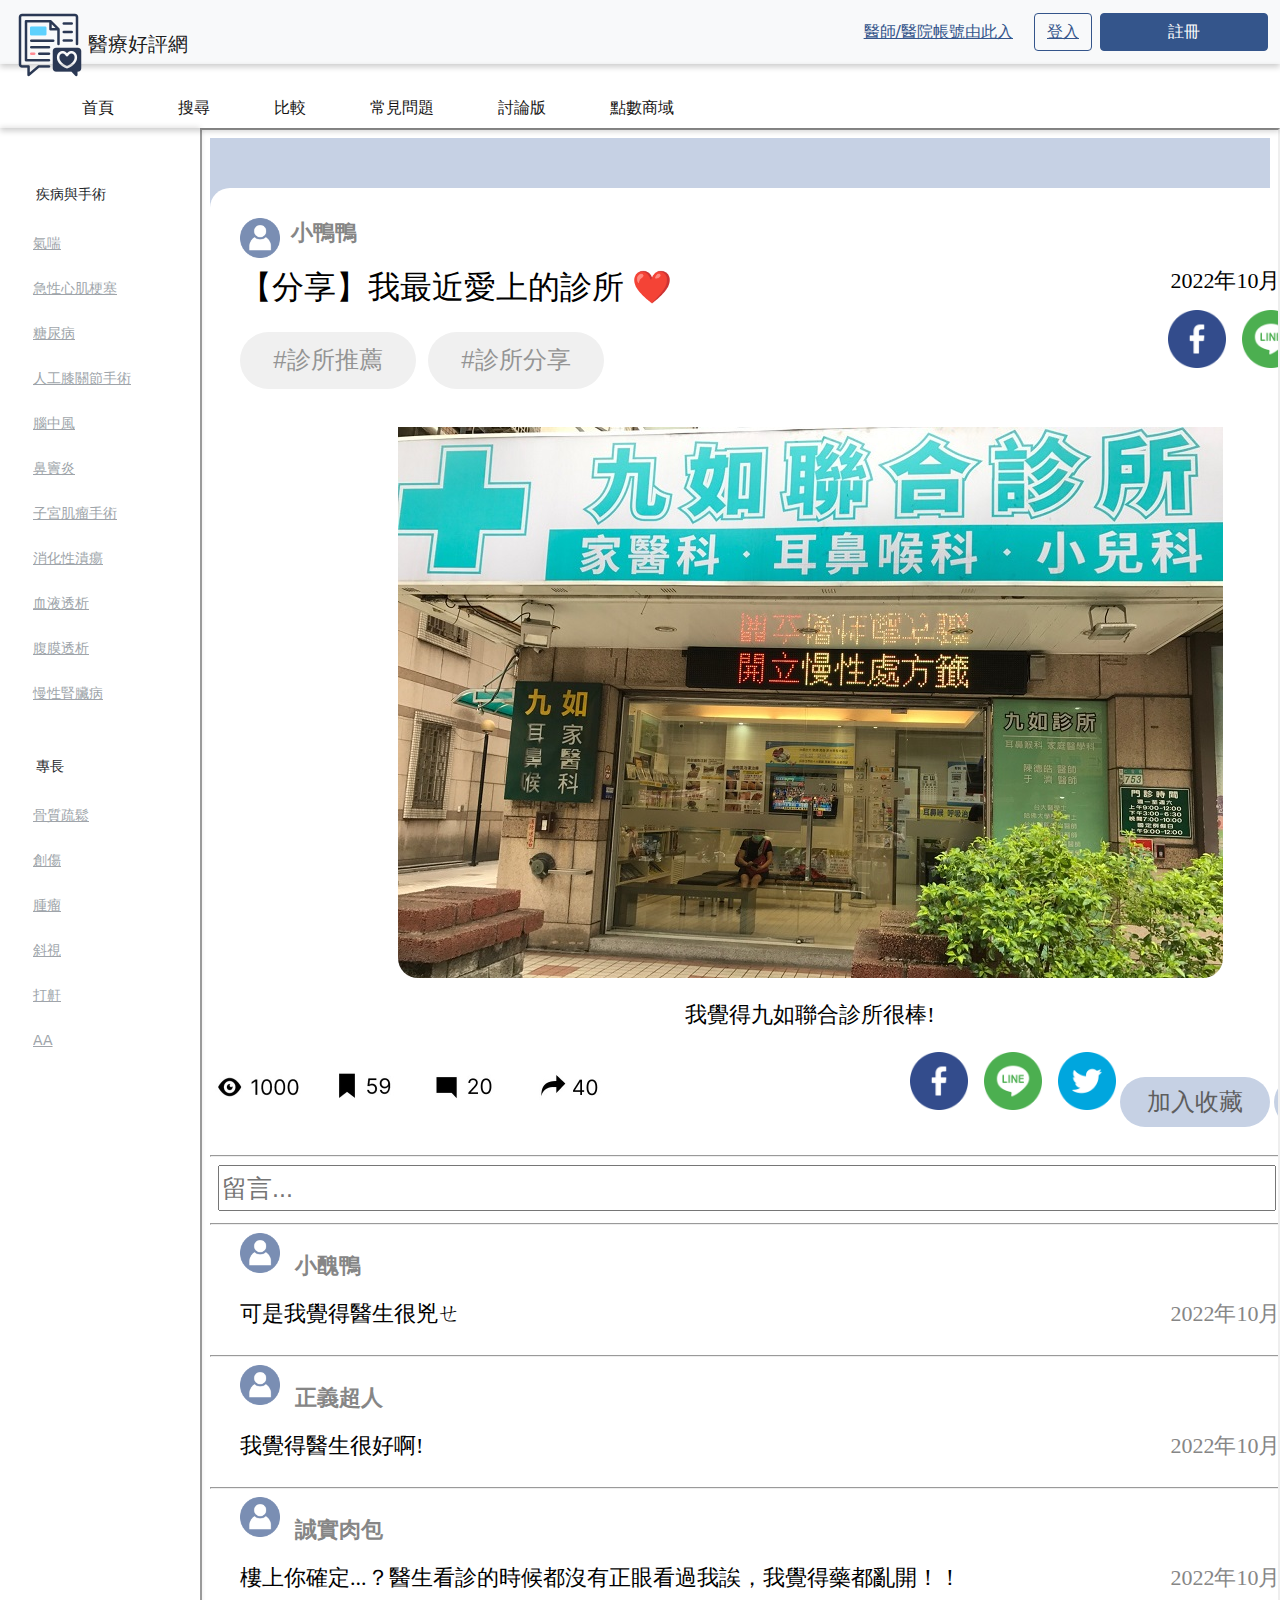
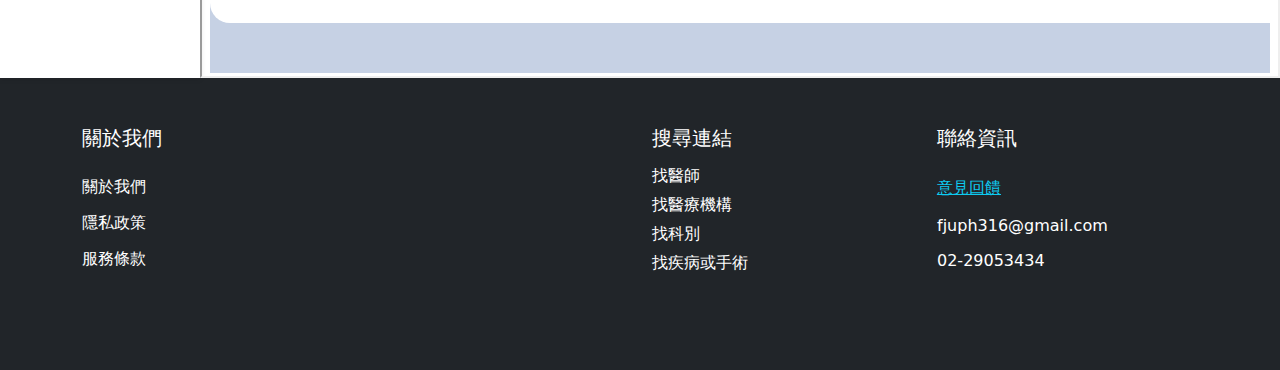
<file: Layout.html>
<!DOCTYPE html>
<html lang="en">
<head>
  <title>medical-review</title>
  <meta charset="utf-8">
  <style>
    html {
      display: block;
    }

    :root {
      --bs-blue: #0d6efd;
      --bs-indigo: #6610f2;
      --bs-purple: #6f42c1;
      --bs-pink: #d63384;
      --bs-red: #dc3545;
      --bs-orange: #fd7e14;
      --bs-yellow: #ffc107;
      --bs-green: #198754;
      --bs-teal: #20c997;
      --bs-cyan: #0dcaf0;
      --bs-white: #fff;
      --bs-gray: #6c757d;
      --bs-gray-dark: #343a40;
      --bs-gray-100: #f8f9fa;
      --bs-gray-200: #e9ecef;
      --bs-gray-300: #dee2e6;
      --bs-gray-400: #ced4da;
      --bs-gray-500: #adb5bd;
      --bs-gray-600: #6c757d;
      --bs-gray-700: #495057;
      --bs-gray-800: #343a40;
      --bs-gray-900: #212529;
      --bs-primary: #34558b;
      --bs-secondary: #6c757d;
      --bs-success: #198754;
      --bs-info: #50a5d5;
      --bs-warning: #ffc107;
      --bs-danger: #dc3545;
      --bs-light: #f8f9fa;
      --bs-dark: #151313;
      --bs-primary-rgb: 52,85,139;
      --bs-secondary-rgb: 108,117,125;
      --bs-success-rgb: 25,135,84;
      --bs-info-rgb: 80,165,213;
      --bs-warning-rgb: 255,193,7;
      --bs-danger-rgb: 220,53,69;
      --bs-light-rgb: 248,249,250;
      --bs-dark-rgb: 21,19,19;
      --bs-white-rgb: 255,255,255;
      --bs-black-rgb: 0,0,0;
      --bs-body-color-rgb: 33,37,41;
      --bs-body-bg-rgb: 255,255,255;
      --bs-font-sans-serif: system-ui,-apple-system,"Segoe UI",Roboto,"Helvetica Neue",Arial,"Noto Sans","Liberation Sans",sans-serif,"Apple Color Emoji","Segoe UI Emoji","Segoe UI Symbol","Noto Color Emoji";
      --bs-font-monospace: SFMono-Regular,Menlo,Monaco,Consolas,"Liberation Mono","Courier New",monospace;
      --bs-gradient: linear-gradient(180deg,hsla(0,0%,100%,0.15),hsla(0,0%,100%,0));
      --bs-body-font-family: var(--bs-font-sans-serif);
      --bs-body-font-size: 1rem;
      --bs-body-font-weight: 400;
      --bs-body-line-height: 1.5;
      --bs-body-color: #212529;
      --bs-body-bg: #fff;
      --vs-disabled-bg: var(--vs-state-disabled-bg);
      --vs-disabled-color: var(--vs-state-disabled-color);
      --vs-disabled-cursor: var(--vs-state-disabled-cursor);
      --vs-transition-timing-function: cubic-bezier(1,0.5,0.8,1);
      --vs-transition-duration: 0.15s;
      --vs-colors--lightest: rgba(60,60,60,0.26);
      --vs-colors--light: rgba(60,60,60,0.5);
      --vs-colors--dark: #333;
      --vs-colors--darkest: rgba(0,0,0,0.15);
      --vs-search-input-color: inherit;
      --vs-search-input-placeholder-color: inherit;
      --vs-font-size: 1rem;
      --vs-line-height: 1.4;
      --vs-state-disabled-bg: #f8f8f8;
      --vs-state-disabled-color: var(--vs-colors--light);
      --vs-state-disabled-controls-color: var(--vs-colors--light);
      --vs-state-disabled-cursor: not-allowed;
      --vs-border-color: var(--vs-colors--lightest);
      --vs-border-width: 1px;
      --vs-border-style: solid;
      --vs-border-radius: 4px;
      --vs-actions-padding: 4px 6px 0 3px;
      --vs-controls-color: var(--vs-colors--light);
      --vs-controls-size: 1;
      --vs-controls--deselect-text-shadow: 0 1px 0 #fff;
      --vs-selected-bg: #f0f0f0;
      --vs-selected-color: var(--vs-colors--dark);
      --vs-selected-border-color: var(--vs-border-color);
      --vs-selected-border-style: var(--vs-border-style);
      --vs-selected-border-width: var(--vs-border-width);
      --vs-dropdown-bg: #fff;
      --vs-dropdown-color: inherit;
      --vs-dropdown-z-index: 1000;
      --vs-dropdown-min-width: 160px;
      --vs-dropdown-max-height: 350px;
      --vs-dropdown-box-shadow: 0px 3px 6px 0px var(--vs-colors--darkest);
      --vs-dropdown-option-bg: #000;
      --vs-dropdown-option-color: var(--vs-dropdown-color);
      --vs-dropdown-option-padding: 3px 20px;
      --vs-dropdown-option--active-bg: #5897fb;
      --vs-dropdown-option--active-color: #fff;
      --vs-dropdown-option--deselect-bg: #fb5858;
      --vs-dropdown-option--deselect-color: #fff;
      --vs-transition-timing-function: cubic-bezier(1,-0.115,0.975,0.855);
      --vs-transition-duration: 150ms; 
    }

    #app, .wrap, body, html {
      height: 100%;
      font-family: Noto Sans CJK TC,system-ui,-apple-system,Segoe UI,Roboto,Helvetica Neue,Arial,Noto Sans,Liberation Sans,sans-serif,Apple Color Emoji,Segoe UI Emoji,Segoe UI Symbol,Noto Color Emoji;
    }

    body {
      margin: 0;
      font-family: var(--bs-body-font-family);
      font-size: var(--bs-body-font-size);
      font-weight: var(--bs-body-font-weight);
      line-height: var(--bs-body-line-height);
      color: var(--bs-body-color);
      text-align: var(--bs-body-text-align);
      background-color: var(--bs-body-bg);
      -webkit-text-size-adjust: 100%;
      -webkit-tap-highlight-color: rgba(0,0,0,0);
    }

    .wrap {
      display: flex;
      flex-direction: column;
      justify-content: space-between;
    }

    *, :after, :before {
      box-sizing: border-box;
    }

    .bg-light {
      --bs-bg-opacity: 1;
      background-color: rgba(var(--bs-light-rgb),var(--bs-bg-opacity))!important;
    }

    .bg-body {
      --bs-bg-opacity: 1;
      background-color: rgba(var(--bs-body-bg-rgb),var(--bs-bg-opacity))!important;
    }

    .bg-white {
      --bs-bg-opacity: 1;
      background-color: rgba(var(--bs-white-rgb),var(--bs-bg-opacity))!important;
    }

    div {
      display: block;
    }

    dl, ol, ul {
      margin-top: 0;
      margin-bottom: 1rem;
    }

    ol, ul {
      padding-left: 2rem;
    }

    ul {
      display: block;
      list-style-type: disc;
      margin-block-start: 1em;
      margin-block-end: 1em;
      margin-inline-start: 0px;
      margin-inline-end: 0px;
      padding-inline-start: 40px;
    }

    li {
      display: list-item;
      text-align: -webkit-match-parent;
    }

    a {
      color: #34558b;
      text-decoration: underline;
    }

    button, input, optgroup, select, textarea {
      margin: 0;
      font-family: inherit;
      font-size: inherit;
      line-height: inherit;
    }

    button, select {
      text-transform: none;
    }

    button {
      border-radius: 0;
      appearance: auto;
      writing-mode: horizontal-tb !important;
      text-rendering: auto;
      letter-spacing: normal;
      word-spacing: normal;
      line-height: normal;
      text-transform: none;
      text-indent: 0px;
      text-shadow: none;
      display: inline-block;
      text-align: center;
      align-items: flex-start;
      cursor: default;
      box-sizing: border-box;
      margin: 0em;
      padding: 1px 6px;
      border-width: 2px;
      border-style: outset;
      border-color: buttonborder;
      border-image: initial;
    }

    [type=button], [type=reset], [type=submit], button {
      -webkit-appearance: button;
    }

    [type=button]:not(:disabled), [type=reset]:not(:disabled), [type=submit]:not(:disabled), button:not(:disabled) {
      cursor: pointer;
    }

    button:disabled {
      background-color: -internal-light-dark(rgba(239, 239, 239, 0.3), rgba(19, 1, 1, 0.3));
      color: -internal-light-dark(rgba(16, 16, 16, 0.3), rgba(255, 255, 255, 0.3));
      border-color: -internal-light-dark(rgba(118, 118, 118, 0.3), rgba(195, 195, 195, 0.3));
    }

    .bottom-0 {
      bottom: 0!important;
    }

    .btn {
      display: inline-block;
      font-weight: 400;
      line-height: 1.5;
      color: #212529;
      text-align: center;
      text-decoration: none;
      vertical-align: middle;
      cursor: pointer;
      -webkit-user-select: none;
      -moz-user-select: none;
      -ms-user-select: none;
      user-select: none;
      background-color: transparent;
      border: 1px solid transparent;
      padding: 0.375rem 0.75rem;
      font-size: 1rem;
      border-radius: 0.25rem;
      transition: color .15s ease-in-out,background-color .15s ease-in-out,border-color .15s ease-in-out,box-shadow .15s ease-in-out;
    }

    .btn-link {
      text-decoration: none;
      font-weight: 400;
      color: #34558b;
      text-decoration: underline;
    }

    .link-primary {
      color: #34558b;
    }

    .link-secondary {
      color: #6c757d;
    }

    .btn.disabled, .btn:disabled, fieldset:disabled .btn {
      pointer-events: none;
      opacity: .65;
    }

    .btn-link.disabled, .btn-link:disabled {
      color: #6c757d;
    }

    .btn-outline-primary {
      color: #34558b;
      border-color: #34558b;
    }

    .btn-primary {
      color: #fff;
      background-color: #34558b;
      border-color: #34558b;
    }

    .sidebr .btn {
      min-height: 45px;
      text-align: left;
      font-size: 14px;
    }

    .container, .container-fluid, .container-lg, .container-md, .container-sm, .container-xl, .container-xxl {
      width: 100%;
      padding-right: var(--bs-gutter-x,.75rem);
      padding-left: var(--bs-gutter-x,.75rem);
      margin-right: auto;
      margin-left: auto;
    }

    img{
      vertical-align: middle;
      overflow-clip-margin: content-box;
      overflow: clip;
    }

    .img-fluid, .img-thumbnail {
      max-width: 100%;
      height: auto;
    }

    i {
      font-style: italic;
    }

    .bi-chevron-down:before {
      content: "\f282";
    }

    .bi:before, [class*=" bi-"]:before, [class^=bi-]:before {
      display: inline-block;
      font-family: bootstrap-icons!important;
      font-style: normal;
      font-weight: 400!important;
      font-variant: normal;
      text-transform: none;
      line-height: 1;
      vertical-align: -0.125em;
      -webkit-font-smoothing: antialiased;
      -moz-osx-font-smoothing: grayscale;
    }

    .h1, .h2, .h3, .h4, .h5, .h6, h1, h2, h3, h4, h5, h6 {
      margin-top: 0;
      margin-bottom: 0.5rem;
      font-weight: 500;
      line-height: 1.2;
    }

    .h3, h3 {
      font-size: calc(1.3rem + .6vw);
    }

    .h5, h5 {
      font-size: 1.25rem;
    }

    h3 {
      display: block;
      font-size: 1.17em;
      margin-block-start: 1em;
      margin-block-end: 1em;
      margin-inline-start: 0px;
      margin-inline-end: 0px;
      font-weight: bold;
    }

    .start-0 {
      left: 0!important;
    }
    
    .end-0 {
      right: 0!important;
    }

    .text-nowrap {
      white-space: nowrap!important;
    }

    .text-secondary {
      --bs-text-opacity: 1;
      color: rgba(var(--bs-secondary-rgb),var(--bs-text-opacity))!important;
    }

    .navbar {
      height: 64px;
      box-shadow: 0 3px 6px rgb(0 0 0 / 20%);
      position: relative;
      display: flex;
      flex-wrap: wrap;
      align-items: center;
      justify-content: space-between;
      padding-top: 0.5rem;
      padding-bottom: 0.5rem;
    }

    .navbar-brand {
      padding-top: 0.3125rem;
      padding-bottom: 0.3125rem;
      margin-right: 1rem;
      font-size: 1.25rem;
      text-decoration: none;
      white-space: nowrap;
    }

    .navbar-light .navbar-toggler {
      color: rgba(0,0,0,.55);
      border-color: rgba(0,0,0,.1);
    }

    .navbar-light .navbar-toggler-icon {
      background-image: url("data:image/svg+xml;charset=utf-8,%3Csvg xmlns='http://www.w3.org/2000/svg' viewBox='0 0 30 30'%3E%3Cpath stroke='rgba(0, 0, 0, 0.55)' stroke-linecap='round' stroke-miterlimit='10' stroke-width='2' d='M4 7h22M4 15h22M4 23h22'/%3E%3C/svg%3E");
    }

    .navbar-toggler {
      padding: 0.25rem 0.75rem;
      font-size: 1.25rem;
      line-height: 1;
      background-color: transparent;
      border: 1px solid transparent;
      border-radius: 0.25rem;
      transition: box-shadow .15s ease-in-out;
    }

    .navbar-toggler-icon {
      display: inline-block;
      width: 1.5em;
      height: 1.5em;
      vertical-align: middle;
      background-repeat: no-repeat;
      background-position: 50%;
      background-size: 100%;
    }

    .navbar-light .navbar-brand, .navbar-light .navbar-brand:focus, .navbar-light .navbar-brand:hover {
      color: rgba(0,0,0,.9);
    }

    .navbar>.container, .navbar>.container-fluid, .navbar>.container-lg, .navbar>.container-md, .navbar>.container-sm, .navbar>.container-xl, .navbar>.container-xxl {
      display: flex;
      flex-wrap: inherit;
      align-items: center;
      justify-content: space-between;
    }

    .navbar-nav {
      display: flex;
      flex-direction: column;
      padding-left: 0;
      margin-bottom: 0;
      list-style: none;
    }

    .nav-link {
      display: block;
      padding: 0.5rem 1rem;
      color: #151313;
      text-decoration: none;
      transition: color .15s ease-in-out,background-color .15s ease-in-out,border-color .15s ease-in-out;    
    }

    .navbar-nav .nav-link {
      padding-right: 0;
      padding-left: 0;
    }

    .nav-item {
      cursor: pointer;
    }

    .nav-item:not(:last-child) {
      margin-right: 64px;
    }

    .navbar-collapse {
      flex-basis: 100%;
      flex-grow: 1;
      align-items: center;
    }

    .collapse:not(.show) {
      display: none;
    }

    .col {
      flex: 1 0 0%;
    }

    .col-auto {
      flex: 0 0 auto;
      width: auto;
    }

    .sidebr {
      padding: 40px 20px;
      width: 100%;
      max-width: 200px;
      flex-shrink: 0;
    }

    .footer {
      background-color: #212529;
      color: #fff;
    }

    .footer__link {
      background-color: transparent;
      border: 0;
      text-align: left;
      padding: 0;
      color: #fff;
      transition: .2s ease-out;
      font-weight: 300;
    }

    .footer__link.active {
      color: #0dcaf0;
      text-decoration: underline;
    }

    .dropdown, .dropend, .dropstart, .dropup {
      position: relative;
    }

    .dropdown-menu {
      position: absolute;
      z-index: 1000;
      display: none;
      min-width: 10rem;
      padding: 0.5rem 0;
      margin: 0;
      font-size: 1rem;
      color: #212529;
      text-align: left;
      list-style: none;
      background-color: #fff;
      background-clip: padding-box;
      border: 1px solid rgba(0,0,0,.15);
      border-radius: 0.25rem;
    }

    .dropdown-menu-end {
      --bs-position: end;
    }

    .dropdown-item {
      display: block;
      width: 100%;
      padding: 0.25rem 1rem;
      clear: both;
      font-weight: 400;
      color: #212529;
      text-align: inherit;
      text-decoration: none;
      white-space: nowrap;
      background-color: transparent;
      border: 0;
    }

    .mobile-menu {
      top: 70px;
      z-index: 2;
      display: flex;
      flex-direction: column;
    }

    .mobile-menu .list-group {
      overflow: auto;
      padding-bottom: 50px;
    }

    .mobile-menu .btn {
      min-height: 60px;
    }
    
    .list-group {
      display: flex;
      flex-direction: column;
      padding-left: 0;
      margin-bottom: 0;
      border-radius: 0.25rem;
    }

    .list-group-flush {
      border-radius: 0;
    }

    .list-group-item {
      position: relative;
      display: block;
      padding: 0.5rem 1rem;
      color: #212529;
      text-decoration: none;
      background-color: #fff;
      border: 1px solid rgba(0,0,0,.125);
    }

    .list-group-item-action {
      width: 100%;
      color: #495057;
      text-align: inherit;
    }

    .list-group-flush>.list-group-item {
      border-width: 0 0 1px;
    }

    .list-group-item+.list-group-item {
      border-top-width: 0;
    }

    .list-group-item:first-child {
      border-top-left-radius: inherit;
      border-top-right-radius: inherit;
    }

    .row {
      --bs-gutter-x: 1.5rem;
      --bs-gutter-y: 0;
      display: flex;
      flex-wrap: wrap;
      margin-top: calc(var(--bs-gutter-y)*-1);
      margin-right: calc(var(--bs-gutter-x)*-0.5);
      margin-left: calc(var(--bs-gutter-x)*-0.5);
    }

    .row>* {
      flex-shrink: 0;
      width: 100%;
      max-width: 100%;
      padding-right: calc(var(--bs-gutter-x)*0.5);
      padding-left: calc(var(--bs-gutter-x)*0.5);
      margin-top: var(--bs-gutter-y);
    }

    .main-content {
      width: 100%;
      max-width: 768px;
      margin: auto;
    }

    .row.content {
      height: 450px
    }

    .flex-row {
      flex-direction: row!important;
    }

    .flex-column {
      flex-direction: column!important;
    }

    .logo {
      border: 0;
      background-color: transparent;
    }

    .justify-content-start {
      justify-content: flex-start!important;
    }

    .justify-content-end {
      justify-content: flex-end!important;
    }

    .align-items-center {
      align-items: center!important;
    }

    .position-fixed {
      position: fixed!important;
    }

    .shadow-sm {
      box-shadow: 0 0 6px rgba(21,19,19,.17)!important;
    }

    .overflow-auto {
      overflow: auto!important;
    }

    .pe-auto {
      pointer-events: auto!important;
    }

    .h-100 {
      height: 100%!important;
    }

    .fs-7 {
      font-size: 14px!important;
    }

    .p-0 {
      padding: 0!important;
    }

    .p-3 {
      padding: 1rem!important;
    }

    .p-5 {
      padding: 3rem!important;
    }

    .mb-5 {
      margin-bottom: 3rem!important;
    }

    .ms-2 {
      margin-left: 0.5rem!important;
    }
    
    .mt-4 {
      margin-top: 1.5rem!important;
    }

    .ms-auto {
      margin-left: auto!important;
    }

    .g-2, .gx-2 {
      --bs-gutter-x: 0.5rem;
    }

    .gap-2 {
      gap: 0.5rem!important;
    }

    .d-grid {
      display: grid!important;
    }

    .d-none {
      display: none!important;
    }

    .d-flex {
      display: flex!important;
    }

    .w-100 {
      width: 100%!important;
    }

    @media (prefers-reduced-motion: no-preference){
      :root {
        scroll-behavior: smooth;
      }
    }

    @media (min-width: 576px) {
      .container, .container-sm {
        max-width: 540px;
      }
      .col-sm-4 {
        flex: 0 0 auto;
        width: 33.33333333%;
      }
    }
    
    @media (min-width: 768px) {
      .container, .container-md, .container-sm {
        max-width: 720px;
      }
    }
    
    @media (min-width: 992px) {
      .container, .container-lg, .container-md, .container-sm {
        max-width: 960px;
      }
      .navbar-expand-lg {
        flex-wrap: nowrap;
        justify-content: flex-start;
      }
      .navbar-expand-lg .navbar-toggler, .navbar-expand-lg .offcanvas-header {
        display: none;
      }
      .navbar-expand-lg .navbar-collapse {
        display: flex!important;
        flex-basis: auto;
      }
      .d-lg-flex {
        display: flex!important;
      }
      .offset-lg-3 {
        margin-left: 25%;
      }
      .col-lg-3 {
        flex: 0 0 auto;
        width: 25%;
      }
    }

    @media (min-width: 1200px){
      .container, .container-lg, .container-md, .container-sm, .container-xl {
        max-width: 1140px;
      }
      .h3, h3 {
        font-size: 1.75rem;
      }
    }
  </style>
</head>
<body>

<div>
  <nav class="navbar navbar-expand-lg navbar-light bg-light">
    <div class="container-fluid h-100">
      <button class="navbar-brand logo h-100">
        <div class="logo-container">
    <img class="img-fluid h-100" src="img/icons8-comment-64.png" alt="醫療好評網">
    <span>醫療好評網</span>
  </div>
              </button>
      <button class="navbar-toggler" type="button">
        <span class="navbar-toggler-icon"></span>
      </button>
      <div class="collapse navbar-collapse">
        <div class="row gx-2 ms-auto">
          <div class="col">
            <div class="dropdown">
              <button type="button" class="btn btn-link text-nowrap" id="dropdownMenuLink" data-bs-toggle="dropdown" aria-expanded="false">醫師/醫院帳號由此入</button>
              <ul class="dropdown-menu dropdown-menu-end user-icon__menu" aria-labelledby="dropdownMenuLink">
                <li><button class="dropdown-item user-icon__menu__item"> 醫師帳號 </button></li>
                <li><button class="dropdown-item user-icon__menu__item pe-auto"> 醫院帳號 </button></li>
              </ul>
            </div>
          </div>
          <div class="col">
            <button class="btn btn-outline-primary"><a href ="index.html"> 登入 </a></button>
          </div>
          <div class="col">
            <button class="btn btn-primary" style="width: 168px;"> 註冊 </button>
          </div>
        </div>
      </div>
    </div>
    
    <!--
    <div class="position-fixed end-0 start-0 bottom-0 bg-body mobile-menu d-lg-none">
      <div class="row justify-content-end"><div class="col-auto">
        <button type="button" class="btn bg-white text-secondary">
          <i class="bi bi-x" style="color: currentcolor; font-size: 24px; line-height: 24px;"></i>
        </button>
      </div>
    </div>
    <div class="list-group list-group-flush">
      <button type="button" class="btn list-group-item list-group-item-action link-primary"> 註冊 </button>
      <button type="button" class="btn list-group-item list-group-item-action link-primary"> 登入 </button>
      <div class="list-group-item list-group-item-action p-0">
        <button type="button" class="btn btn-link w-100 d-flex align-items-center collapsed" data-bs-toggle="collapse" data-bs-target="#firmAccountCollapse" aria-expanded="false">
          <span> 醫師/醫院帳號 </span>
          <i class="bi bi-chevron-down ms-2" style="color: currentcolor; font-size: 18px; line-height: 18px;"></i>
        </button>
        <div class="border-0 collapse" id="firmAccountCollapse" style="">
          <button type="button" class="btn list-group-item list-group-item-action"> 醫師帳號 </button>
          <button type="button" class="btn list-group-item list-group-item-action"> 醫院帳號 </button>
        </div></div><div class="list-group-item list-group-item-action p-0">
          <button type="button" class="btn btn-link w-100 d-flex align-items-center link-dark justify-content-between" data-bs-toggle="collapse" data-bs-target="#searchCollapse">
            <span>搜尋</span>
            <i class="bi bi-chevron-down ms-2" style="color: currentcolor; font-size: 18px; line-height: 18px;"></i>
          </button><div class="collapse border-0" id="searchCollapse">
            <div class="list-group-item list-group-item-action p-0">
              <button type="button" class="btn btn-link w-100 d-flex align-items-center link-dark justify-content-between" data-bs-toggle="collapse" data-bs-target="#searchHospitalCollapse">
                <span> 醫院搜尋 </span>
                <i class="bi bi-chevron-down ms-2" style="color: currentcolor; font-size: 18px; line-height: 18px;"></i>
              </button>
              <div class="collapse border-0" id="searchHospitalCollapse">
                <button type="button" class="btn list-group-item list-group-item-action link-secondary">醫學中心</button>
                <button type="button" class="btn list-group-item list-group-item-action link-secondary">區域醫院</button>
                <button type="button" class="btn list-group-item list-group-item-action link-secondary">地區醫院</button>
                <button type="button" class="btn list-group-item list-group-item-action link-secondary">基層診所</button>
              </div>
            </div>
            <div class="list-group-item list-group-item-action p-0">
              <button type="button" class="btn btn-link w-100 d-flex align-items-center link-dark justify-content-between" data-bs-toggle="collapse" data-bs-target="#searchDoctorCollapse">
                <span> 醫師搜尋 </span>
                <i class="bi bi-chevron-down ms-2" style="color: currentcolor; font-size: 18px; line-height: 18px;"></i>
              </button>
              <div class="collapse border-0" id="searchDoctorCollapse">
                <button type="button" class="btn list-group-item list-group-item-action link-secondary">主要科別</button>
                <button type="button" class="btn list-group-item list-group-item-action link-secondary">專長</button>
                <button type="button" class="btn list-group-item list-group-item-action link-secondary">醫院名稱</button>
                <button type="button" class="btn list-group-item list-group-item-action link-secondary">生理性別</button>
              </div>
            </div>
            <div class="list-group-item list-group-item-action p-0">
              <button type="button" class="btn btn-link w-100 d-flex align-items-center link-dark justify-content-between" data-bs-toggle="collapse" data-bs-target="#searchSubjectCollapse">
                <span> 科別搜尋 </span>
                <i class="bi bi-chevron-down ms-2" style="color: currentcolor; font-size: 18px; line-height: 18px;"></i>
              </button>
              <div class="collapse border-0" id="searchSubjectCollapse">
                <button type="button" class="btn list-group-item list-group-item-action link-secondary">家醫科</button>
                <button type="button" class="btn list-group-item list-group-item-action link-secondary">一般內科</button>
                <button type="button" class="btn list-group-item list-group-item-action link-secondary">一般外科</button>
                <button type="button" class="btn list-group-item list-group-item-action link-secondary">小兒科</button>
                <button type="button" class="btn list-group-item list-group-item-action link-secondary">婦產科</button>
                <button type="button" class="btn list-group-item list-group-item-action link-secondary">骨科</button>
                <button type="button" class="btn list-group-item list-group-item-action link-secondary">神經外科</button>
                <button type="button" class="btn list-group-item list-group-item-action link-secondary">泌尿（內外）科</button>
                <button type="button" class="btn list-group-item list-group-item-action link-secondary">耳鼻喉科</button>
                <button type="button" class="btn list-group-item list-group-item-action link-secondary">眼科</button>
                <button type="button" class="btn list-group-item list-group-item-action link-secondary">皮膚科</button>
                <button type="button" class="btn list-group-item list-group-item-action link-secondary">神經內科</button>
                <button type="button" class="btn list-group-item list-group-item-action link-secondary">精神科</button>
                <button type="button" class="btn list-group-item list-group-item-action link-secondary">整形外科</button>
                <button type="button" class="btn list-group-item list-group-item-action link-secondary">急診科</button>
                <button type="button" class="btn list-group-item list-group-item-action link-secondary">職業醫學科</button>
                <button type="button" class="btn list-group-item list-group-item-action link-secondary">放射線科</button>
                <button type="button" class="btn list-group-item list-group-item-action link-secondary">牙科</button>
                <button type="button" class="btn list-group-item list-group-item-action link-secondary">腎臟科</button>
                <button type="button" class="btn list-group-item list-group-item-action link-secondary">胸腔內科</button>
                <button type="button" class="btn list-group-item list-group-item-action link-secondary">新陳代謝科</button>
                <button type="button" class="btn list-group-item list-group-item-action link-secondary">中醫科</button>
                <button type="button" class="btn list-group-item list-group-item-action link-secondary">心臟（內外科）</button>
                <button type="button" class="btn list-group-item list-group-item-action link-secondary">肝膽腸胃（內外）科</button>
                <button type="button" class="btn list-group-item list-group-item-action link-secondary">胸腔外科</button>
                <button type="button" class="btn list-group-item list-group-item-action link-secondary">大腸直腸科</button>
                <button type="button" class="btn list-group-item list-group-item-action link-secondary">血液腫瘤科</button>
                <button type="button" class="btn list-group-item list-group-item-action link-secondary">風濕免疫科</button>
                <button type="button" class="btn list-group-item list-group-item-action link-secondary">感染科</button>
                <button type="button" class="btn list-group-item list-group-item-action link-secondary">月子中心</button>
                <button type="button" class="btn list-group-item list-group-item-action link-secondary">健康檢查中心</button>
              </div>
            </div>
            <div class="list-group-item list-group-item-action p-0">
              <button type="button" class="btn btn-link w-100 d-flex align-items-center link-dark justify-content-between" data-bs-toggle="collapse" data-bs-target="#searchDiseaseCollapse">
                <span> 疾病與手術搜尋 </span>
                <i class="bi bi-chevron-down ms-2" style="color: currentcolor; font-size: 18px; line-height: 18px;"></i>
              </button>
              <div class="collapse border-0" id="searchDiseaseCollapse">
                <button type="button" class="btn list-group-item list-group-item-action link-secondary">氣喘</button>
                <button type="button" class="btn list-group-item list-group-item-action link-secondary">糖尿病</button>
                <button type="button" class="btn list-group-item list-group-item-action link-secondary">鼻竇炎</button>
                <button type="button" class="btn list-group-item list-group-item-action link-secondary">腦中風</button>
                <button type="button" class="btn list-group-item list-group-item-action link-secondary">腎臟病</button>
                <button type="button" class="btn list-group-item list-group-item-action link-secondary">血液透析</button>
                <button type="button" class="btn list-group-item list-group-item-action link-secondary">腹膜透析</button>
                <button type="button" class="btn list-group-item list-group-item-action link-secondary">子宮肌瘤手術</button>
                <button type="button" class="btn list-group-item list-group-item-action link-secondary">人工關節手術</button>
              </div>
            </div>
          </div>
        </div>
        <button type="button" class="btn list-group-item list-group-item-action"> 比較 </button>
        <button type="button" class="btn list-group-item list-group-item-action"> 健康小常識 </button>
        <button type="button" class="btn list-group-item list-group-item-action"> 常見問題 </button>
      </div>
    </div>
    -->
  </nav>
  <div class="navbar d-none d-lg-flex">
    <div class="container main-content">
      <ul class="navbar-nav flex-row justify-content-start">
        <li class="nav-item"><a class="nav-link active" aria-current="page">首頁</a></li>
        <li class="nav-item"><a class="nav-link">搜尋</a></li>
        <li class="nav-item"><a class="nav-link" href="#">比較</a></li>
        <li class="nav-item"><a class="nav-link">常見問題</a></li>
        <li class="nav-item"><a href ="comment.html" class="nav-link">討論版</a></li>
        <li class="nav-item"><a href ="coupon.html" class="nav-link" >點數商域</a></li>
      </ul>
    </div>
  </div>
</div>


<div class="">
  <div class="d-flex">
    <div class="sidebr shadow-sm d-none d-lg-flex flex-column overflow-auto">
      <div class="p-3 fs-7">疾病與手術</div>
      <button class="btn btn-link link-secondary" disabled="">氣喘</button>
      <button class="btn btn-link link-secondary" disabled="">急性心肌梗塞</button>
      <button class="btn btn-link link-secondary" disabled="">糖尿病</button>
      <button class="btn btn-link link-secondary" disabled="">人工膝關節手術</button>
      <button class="btn btn-link link-secondary" disabled="">腦中風</button>
      <button class="btn btn-link link-secondary" disabled="">鼻竇炎</button>
      <button class="btn btn-link link-secondary" disabled="">子宮肌瘤手術</button>
      <button class="btn btn-link link-secondary" disabled="">消化性潰瘍</button>
      <button class="btn btn-link link-secondary" disabled="">血液透析</button>
      <button class="btn btn-link link-secondary" disabled="">腹膜透析</button>
      <button class="btn btn-link link-secondary" disabled="">慢性腎臟病</button>
      <div class="p-3 fs-7 mt-4">專長</div>
      <button class="btn btn-link link-secondary" disabled="">骨質疏鬆</button>
      <button class="btn btn-link link-secondary" disabled="">創傷</button>
      <button class="btn btn-link link-secondary" disabled="">腫瘤</button>
      <button class="btn btn-link link-secondary" disabled="">斜視</button>
      <button class="btn btn-link link-secondary" disabled="">打鼾</button>
      <button class="btn btn-link link-secondary" disabled="">AA</button>
    </div>
    <iframe src="post1.html" style="height: 1550px;width: 1400px;"></iframe>
  </div>
</div>

<div class="footer p-5">
  <div class="container">
    <div class="row">
      <div class="col-sm-4 col-lg-3 d-grid gap-2 mb-5">
        <h3 class="h5">關於我們</h3>
        <button class="footer__link">關於我們</button>
        <button class="footer__link"> 隱私政策 </button>
        <button class="footer__link"> 服務條款 </button>
      </div>
      <div class="col-sm-4 col-lg-3 offset-lg-3 d-grid gap-2 mb-5">
        <h3 class="h5">搜尋連結</h3><button class="footer__link">找醫師</button>
        <button class="footer__link">找醫療機構</button>
        <button class="footer__link">找科別</button>
        <button class="footer__link">找疾病或手術</button>
      </div>
      <div class="col-sm-4 col-lg-3 d-grid gap-2 mb-5">
        <h3 class="h5">聯絡資訊</h3>
        <button class="footer__link active">意見回饋</button>
        <button class="footer__link">fjuph316@gmail.com</button>
        <button class="footer__link">02-29053434</button>
      </div>
    </div>
  </div>
</div>




</body>
</html>
</file>
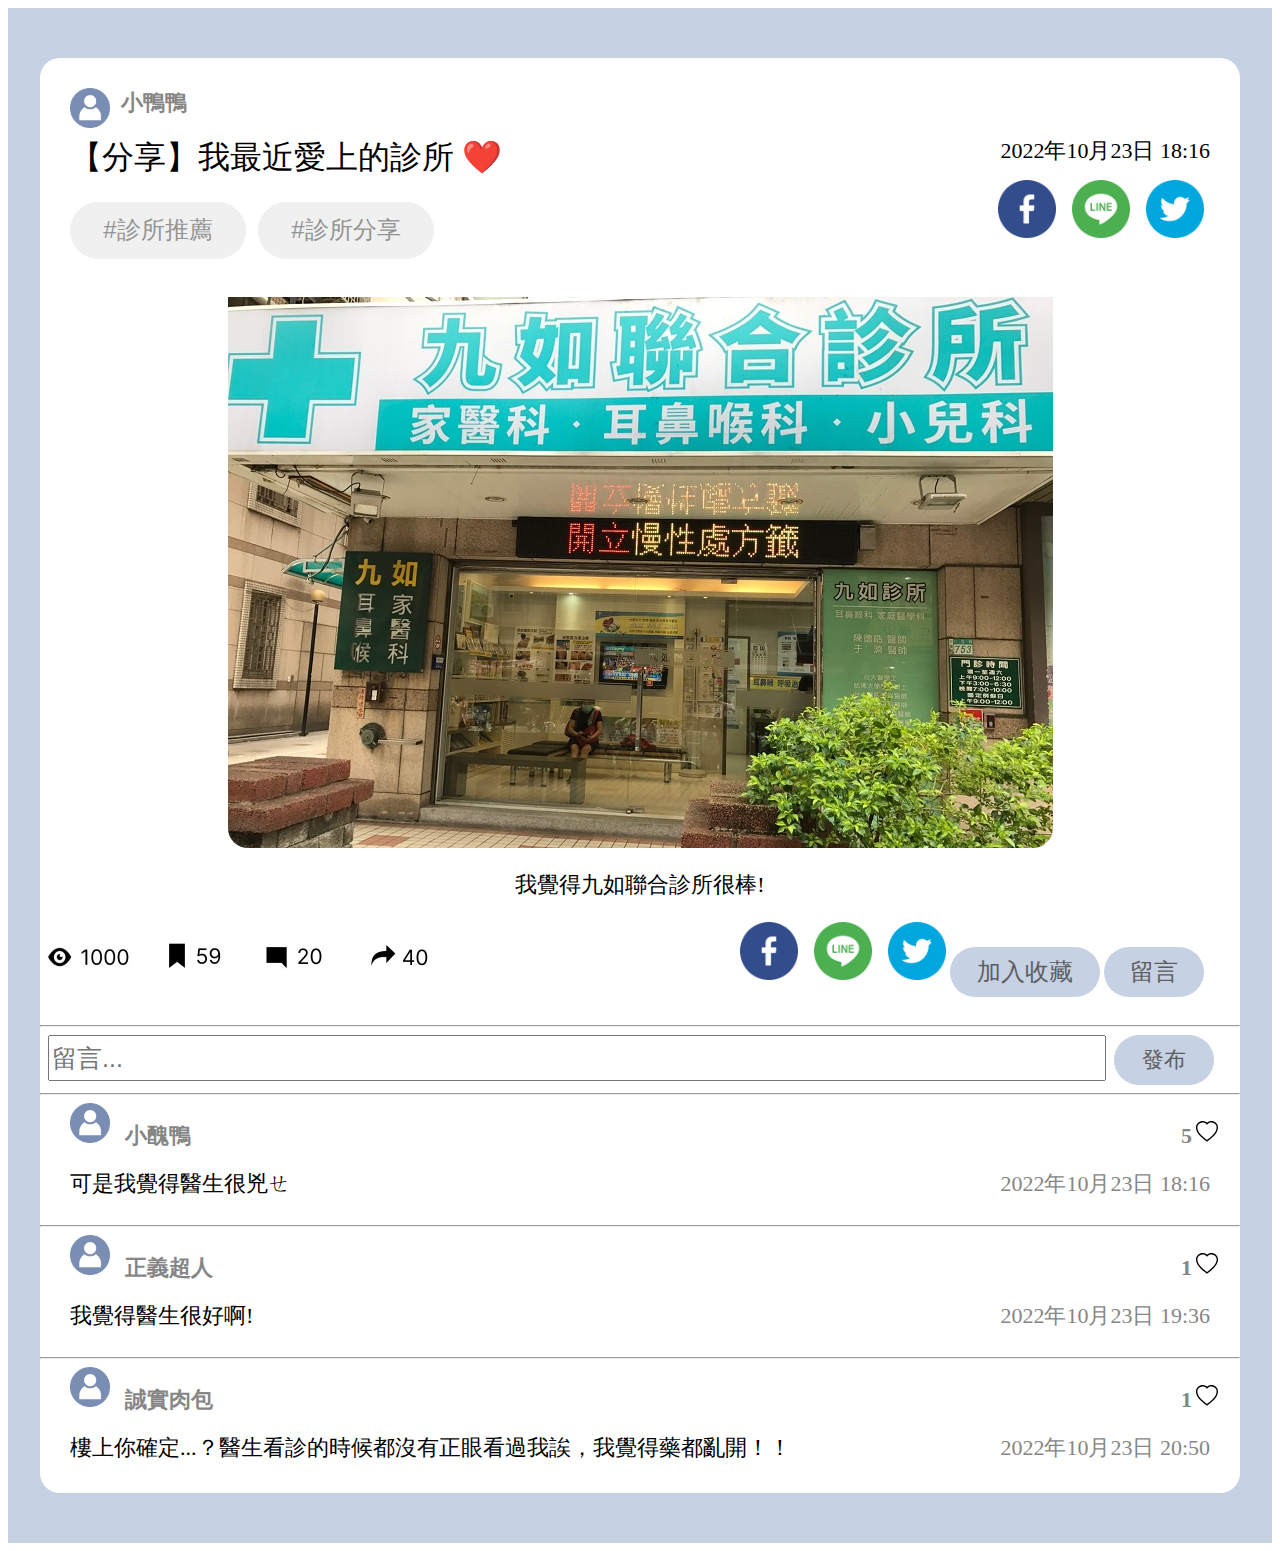
<file: post1.html>
<!doctype html>
<html>
    <head>
        <meta charset="utf-8">
        <meta name="viewport" content="width=device-width, initial-scale=1">
        <meta http-equiv="X-UA-Compatible" content="ie=edge">
        <title>貼文介面</title>

        <style type="text/css">

            .image1{
                width: 900;
                height: 655;
                border-radius: 20px;
            }

            .happy{
                width: 1200px;
                margin: 0px auto;
                border-radius: 20px;
                background-color: white;
            }

        </style>
    </head>
    <body>

        <div style="background-color: rgb(198, 209, 228); padding-top: 50px;padding-bottom: 50px;">

        <div class="happy">

            <div style="padding-top: 30px;padding-left: 30px;">
                <img src="img/user.png" style="width: 40px;height: 40px;float: left;" >
                <b style="font-size: 22px;color: rgb(134, 134, 134);text-align: center;">&nbsp&nbsp小鴨鴨</b>
            </div>
            <br>
            <span style="font-size: 32px;padding-left: 30px;">【分享】我最近愛上的診所 ❤️</span>
            <span style="font-size: 22px;float:right;padding-right: 30px;">2022年10月23日 18:16</span>
           

            <div style="display: inline-block">
                <div style="padding-left: 30px;">
                    <input type="button" value="#診所推薦" style="width:176px;height:57px;font-size: 24px;border: none;background-color:rgb(240, 240, 240);border-radius: 30px;color: rgb(148, 148, 148);">
                    &nbsp
                    <input type="button" value="#診所分享" style="width:176px;height:57px;font-size: 24px;border: none;background-color:rgb(240, 240, 240);border-radius: 30px;color: rgb(148, 148, 148);">
                    &nbsp&nbsp&nbsp&nbsp&nbsp&nbsp&nbsp&nbsp&nbsp&nbsp&nbsp&nbsp&nbsp
                    &nbsp&nbsp&nbsp&nbsp&nbsp&nbsp&nbsp&nbsp&nbsp&nbsp&nbsp&nbsp&nbsp
                    &nbsp&nbsp&nbsp&nbsp&nbsp&nbsp&nbsp&nbsp&nbsp&nbsp&nbsp&nbsp&nbsp
                    &nbsp&nbsp&nbsp&nbsp&nbsp&nbsp&nbsp&nbsp&nbsp&nbsp&nbsp&nbsp&nbsp
                    &nbsp&nbsp&nbsp&nbsp&nbsp&nbsp&nbsp&nbsp&nbsp&nbsp&nbsp&nbsp&nbsp
                    &nbsp&nbsp&nbsp&nbsp&nbsp&nbsp&nbsp&nbsp&nbsp&nbsp&nbsp&nbsp&nbsp
                    &nbsp&nbsp&nbsp&nbsp&nbsp&nbsp&nbsp&nbsp&nbsp&nbsp&nbsp&nbsp&nbsp
                    &nbsp&nbsp&nbsp&nbsp&nbsp&nbsp&nbsp&nbsp&nbsp&nbsp&nbsp&nbsp&nbsp
                    &nbsp&nbsp&nbsp&nbsp&nbsp&nbsp&nbsp&nbsp&nbsp&nbsp&nbsp&nbsp&nbsp
                    &nbsp&nbsp&nbsp&nbsp&nbsp&nbsp&nbsp&nbsp&nbsp&nbsp&nbsp&nbsp&nbsp
                    <a href="https://www.facebook.com/"><img src="img/facebook.png" style="width: 58px;height: 58px;"></a>&nbsp&nbsp&nbsp
                    <a href="https://line.me/zh-hant/"><img src="img/line.png" style="width: 58px;height: 58px;"></a>&nbsp&nbsp&nbsp
                    <a href="https://twitter.com/"><img src="img/twitter.png" style="width: 58px;height: 58px;"></a>
                </div>

                

            </div>



            <br /><br />

            <img class="image1" src="img/001.jpg"   style="display:block; margin:auto;padding-top: 20px;">
            <div style="text-align: center;">
                <p style="font-size: 22px;">
                我覺得九如聯合診所很棒!
                </p>
            </div>

            



            
            <div style="padding-bottom: 20px;">
                <img src="img/all.jpg" style="width: 400px;height: 50px;text-align: left;">
                &nbsp&nbsp&nbsp&nbsp&nbsp&nbsp&nbsp&nbsp&nbsp&nbsp&nbsp&nbsp&nbsp&nbsp&nbsp
                &nbsp&nbsp&nbsp&nbsp&nbsp&nbsp&nbsp&nbsp&nbsp&nbsp&nbsp&nbsp&nbsp&nbsp&nbsp
                &nbsp&nbsp&nbsp&nbsp&nbsp&nbsp&nbsp&nbsp&nbsp&nbsp&nbsp&nbsp&nbsp&nbsp&nbsp
                &nbsp&nbsp&nbsp&nbsp&nbsp&nbsp&nbsp&nbsp&nbsp&nbsp&nbsp&nbsp&nbsp&nbsp&nbsp
                &nbsp&nbsp&nbsp&nbsp&nbsp&nbsp&nbsp&nbsp&nbsp
                <img src="img/facebook.png" style="width: 58px;height: 58px;">&nbsp&nbsp&nbsp
                <img src="img/line.png" style="width: 58px;height: 58px;">&nbsp&nbsp&nbsp
                <img src="img/twitter.png" style="width: 58px;height: 58px;display: inline-block;">       
                <input type="button" value="加入收藏" style="width:150px;height:50px;font-size: 24px;border: none;background-color:rgb(198, 209, 228);border-radius: 30px;color: rgb(94, 94, 94);">
                <input type="button" value="留言" style="width:100px;height:50px;font-size: 24px;border: none;background-color:rgb(198, 209, 228);border-radius: 30px;color: rgb(94, 94, 94);">
            </div>
            <hr> 

            &nbsp&nbsp<input type="text" style="font-size:25px;width: 1050px;height: 40px;"  placeholder="留言...">&nbsp
            <a href="post2.html"><input type="button" value="發布" style="width:100px;height:50px;font-size: 22px;border: none;background-color:rgb(198, 209, 228);border-radius: 30px;color: rgb(94, 94, 94);"></a>


            <hr>
            
            <div style="padding-left: 30px;">
                <img src="img/user.png" style="width: 40px;height: 40px;" >
                <b style="font-size: 22px;color: rgb(134, 134, 134);">&nbsp&nbsp小醜鴨
                    &nbsp&nbsp&nbsp&nbsp&nbsp&nbsp&nbsp&nbsp&nbsp&nbsp&nbsp&nbsp&nbsp&nbsp&nbsp&nbsp&nbsp&nbsp&nbsp&nbsp
                    &nbsp&nbsp&nbsp&nbsp&nbsp&nbsp&nbsp&nbsp&nbsp&nbsp&nbsp&nbsp&nbsp&nbsp&nbsp&nbsp&nbsp&nbsp&nbsp&nbsp
                    &nbsp&nbsp&nbsp&nbsp&nbsp&nbsp&nbsp&nbsp&nbsp&nbsp&nbsp&nbsp&nbsp&nbsp&nbsp&nbsp&nbsp&nbsp&nbsp&nbsp
                    &nbsp&nbsp&nbsp&nbsp&nbsp&nbsp&nbsp&nbsp&nbsp&nbsp&nbsp&nbsp&nbsp&nbsp&nbsp&nbsp&nbsp&nbsp&nbsp&nbsp
                    &nbsp&nbsp&nbsp&nbsp&nbsp&nbsp&nbsp&nbsp&nbsp&nbsp&nbsp&nbsp&nbsp&nbsp&nbsp&nbsp&nbsp&nbsp&nbsp&nbsp
                    &nbsp&nbsp&nbsp&nbsp&nbsp&nbsp&nbsp&nbsp&nbsp&nbsp&nbsp&nbsp&nbsp&nbsp&nbsp&nbsp&nbsp&nbsp&nbsp&nbsp
                    &nbsp&nbsp&nbsp&nbsp&nbsp&nbsp&nbsp&nbsp&nbsp&nbsp&nbsp&nbsp&nbsp&nbsp&nbsp&nbsp&nbsp&nbsp&nbsp&nbsp
                    &nbsp&nbsp&nbsp&nbsp&nbsp&nbsp&nbsp&nbsp&nbsp&nbsp&nbsp&nbsp&nbsp&nbsp&nbsp&nbsp&nbsp&nbsp&nbsp&nbsp
                    &nbsp&nbsp&nbsp&nbsp&nbsp&nbsp&nbsp&nbsp&nbsp&nbsp&nbsp5</b>
                    <svg xmlns="http://www.w3.org/2000/svg" width="22" height="22" fill="currentColor" class="bi bi-heart" viewBox="0 0 16 16">
                        <path d="m8 2.748-.717-.737C5.6.281 2.514.878 1.4 3.053c-.523 1.023-.641 2.5.314 4.385.92 1.815 2.834 3.989 6.286 6.357 3.452-2.368 5.365-4.542 6.286-6.357.955-1.886.838-3.362.314-4.385C13.486.878 10.4.28 8.717 2.01L8 2.748zM8 15C-7.333 4.868 3.279-3.04 7.824 1.143c.06.055.119.112.176.171a3.12 3.12 0 0 1 .176-.17C12.72-3.042 23.333 4.867 8 15z"/>
                    </svg>
                <br><br>
                <span style="font-size: 22px;">可是我覺得醫生很兇ㄝ</span>
                <span style="font-size: 22px;float:right;padding-right: 30px;color: rgb(134, 134, 134);;">2022年10月23日 18:16</span>
                <br><br>
            </div>
            <hr> 

            <div style="padding-left: 30px;">
                <img src="img/user.png" style="width: 40px;height: 40px;" >
                <b style="font-size: 22px;color: rgb(134, 134, 134);">&nbsp&nbsp正義超人
                    &nbsp&nbsp&nbsp&nbsp&nbsp&nbsp&nbsp&nbsp&nbsp&nbsp&nbsp&nbsp&nbsp&nbsp&nbsp&nbsp&nbsp&nbsp&nbsp&nbsp
                    &nbsp&nbsp&nbsp&nbsp&nbsp&nbsp&nbsp&nbsp&nbsp&nbsp&nbsp&nbsp&nbsp&nbsp&nbsp&nbsp&nbsp&nbsp&nbsp&nbsp
                    &nbsp&nbsp&nbsp&nbsp&nbsp&nbsp&nbsp&nbsp&nbsp&nbsp&nbsp&nbsp&nbsp&nbsp&nbsp&nbsp&nbsp&nbsp&nbsp&nbsp
                    &nbsp&nbsp&nbsp&nbsp&nbsp&nbsp&nbsp&nbsp&nbsp&nbsp&nbsp&nbsp&nbsp&nbsp&nbsp&nbsp&nbsp&nbsp&nbsp&nbsp
                    &nbsp&nbsp&nbsp&nbsp&nbsp&nbsp&nbsp&nbsp&nbsp&nbsp&nbsp&nbsp&nbsp&nbsp&nbsp&nbsp&nbsp&nbsp&nbsp&nbsp
                    &nbsp&nbsp&nbsp&nbsp&nbsp&nbsp&nbsp&nbsp&nbsp&nbsp&nbsp&nbsp&nbsp&nbsp&nbsp&nbsp&nbsp&nbsp&nbsp&nbsp
                    &nbsp&nbsp&nbsp&nbsp&nbsp&nbsp&nbsp&nbsp&nbsp&nbsp&nbsp&nbsp&nbsp&nbsp&nbsp&nbsp&nbsp&nbsp&nbsp&nbsp
                    &nbsp&nbsp&nbsp&nbsp&nbsp&nbsp&nbsp&nbsp&nbsp&nbsp&nbsp&nbsp&nbsp&nbsp&nbsp&nbsp&nbsp&nbsp&nbsp&nbsp
                    &nbsp&nbsp&nbsp&nbsp&nbsp&nbsp&nbsp1</b>
                    <svg xmlns="http://www.w3.org/2000/svg" width="22" height="22" fill="currentColor" class="bi bi-heart" viewBox="0 0 16 16">
                        <path d="m8 2.748-.717-.737C5.6.281 2.514.878 1.4 3.053c-.523 1.023-.641 2.5.314 4.385.92 1.815 2.834 3.989 6.286 6.357 3.452-2.368 5.365-4.542 6.286-6.357.955-1.886.838-3.362.314-4.385C13.486.878 10.4.28 8.717 2.01L8 2.748zM8 15C-7.333 4.868 3.279-3.04 7.824 1.143c.06.055.119.112.176.171a3.12 3.12 0 0 1 .176-.17C12.72-3.042 23.333 4.867 8 15z"/>
                    </svg>
                <br><br>
                <span style="font-size: 22px;">我覺得醫生很好啊!</span>
                <span style="font-size: 22px;float:right;padding-right: 30px;color: rgb(134, 134, 134)">2022年10月23日 19:36</span>
                <br><br>
            </div>
            <hr> 
            
            <div style="padding-left: 30px;padding-bottom: 30px;">
                <img src="img/user.png" style="width: 40px;height: 40px;" >
                <b style="font-size: 22px;color: rgb(134, 134, 134);">&nbsp&nbsp誠實肉包
                    &nbsp&nbsp&nbsp&nbsp&nbsp&nbsp&nbsp&nbsp&nbsp&nbsp&nbsp&nbsp&nbsp&nbsp&nbsp&nbsp&nbsp&nbsp&nbsp&nbsp
                    &nbsp&nbsp&nbsp&nbsp&nbsp&nbsp&nbsp&nbsp&nbsp&nbsp&nbsp&nbsp&nbsp&nbsp&nbsp&nbsp&nbsp&nbsp&nbsp&nbsp
                    &nbsp&nbsp&nbsp&nbsp&nbsp&nbsp&nbsp&nbsp&nbsp&nbsp&nbsp&nbsp&nbsp&nbsp&nbsp&nbsp&nbsp&nbsp&nbsp&nbsp
                    &nbsp&nbsp&nbsp&nbsp&nbsp&nbsp&nbsp&nbsp&nbsp&nbsp&nbsp&nbsp&nbsp&nbsp&nbsp&nbsp&nbsp&nbsp&nbsp&nbsp
                    &nbsp&nbsp&nbsp&nbsp&nbsp&nbsp&nbsp&nbsp&nbsp&nbsp&nbsp&nbsp&nbsp&nbsp&nbsp&nbsp&nbsp&nbsp&nbsp&nbsp
                    &nbsp&nbsp&nbsp&nbsp&nbsp&nbsp&nbsp&nbsp&nbsp&nbsp&nbsp&nbsp&nbsp&nbsp&nbsp&nbsp&nbsp&nbsp&nbsp&nbsp
                    &nbsp&nbsp&nbsp&nbsp&nbsp&nbsp&nbsp&nbsp&nbsp&nbsp&nbsp&nbsp&nbsp&nbsp&nbsp&nbsp&nbsp&nbsp&nbsp&nbsp
                    &nbsp&nbsp&nbsp&nbsp&nbsp&nbsp&nbsp&nbsp&nbsp&nbsp&nbsp&nbsp&nbsp&nbsp&nbsp&nbsp&nbsp&nbsp&nbsp&nbsp
                    &nbsp&nbsp&nbsp&nbsp&nbsp&nbsp&nbsp1</b>
                    <svg xmlns="http://www.w3.org/2000/svg" width="22" height="22" fill="currentColor" class="bi bi-heart" viewBox="0 0 16 16">
                        <path d="m8 2.748-.717-.737C5.6.281 2.514.878 1.4 3.053c-.523 1.023-.641 2.5.314 4.385.92 1.815 2.834 3.989 6.286 6.357 3.452-2.368 5.365-4.542 6.286-6.357.955-1.886.838-3.362.314-4.385C13.486.878 10.4.28 8.717 2.01L8 2.748zM8 15C-7.333 4.868 3.279-3.04 7.824 1.143c.06.055.119.112.176.171a3.12 3.12 0 0 1 .176-.17C12.72-3.042 23.333 4.867 8 15z"/>
                    </svg>
                <br><br>
                <span style="font-size: 22px;">樓上你確定...？醫生看診的時候都沒有正眼看過我誒，我覺得藥都亂開！！</span>
                <span style="font-size: 22px;float:right;padding-right: 30px;color: rgb(134, 134, 134)">2022年10月23日 20:50</span>

            </div>
            

    
            

        </div>

       </div>


    </body>
</html>
</file>
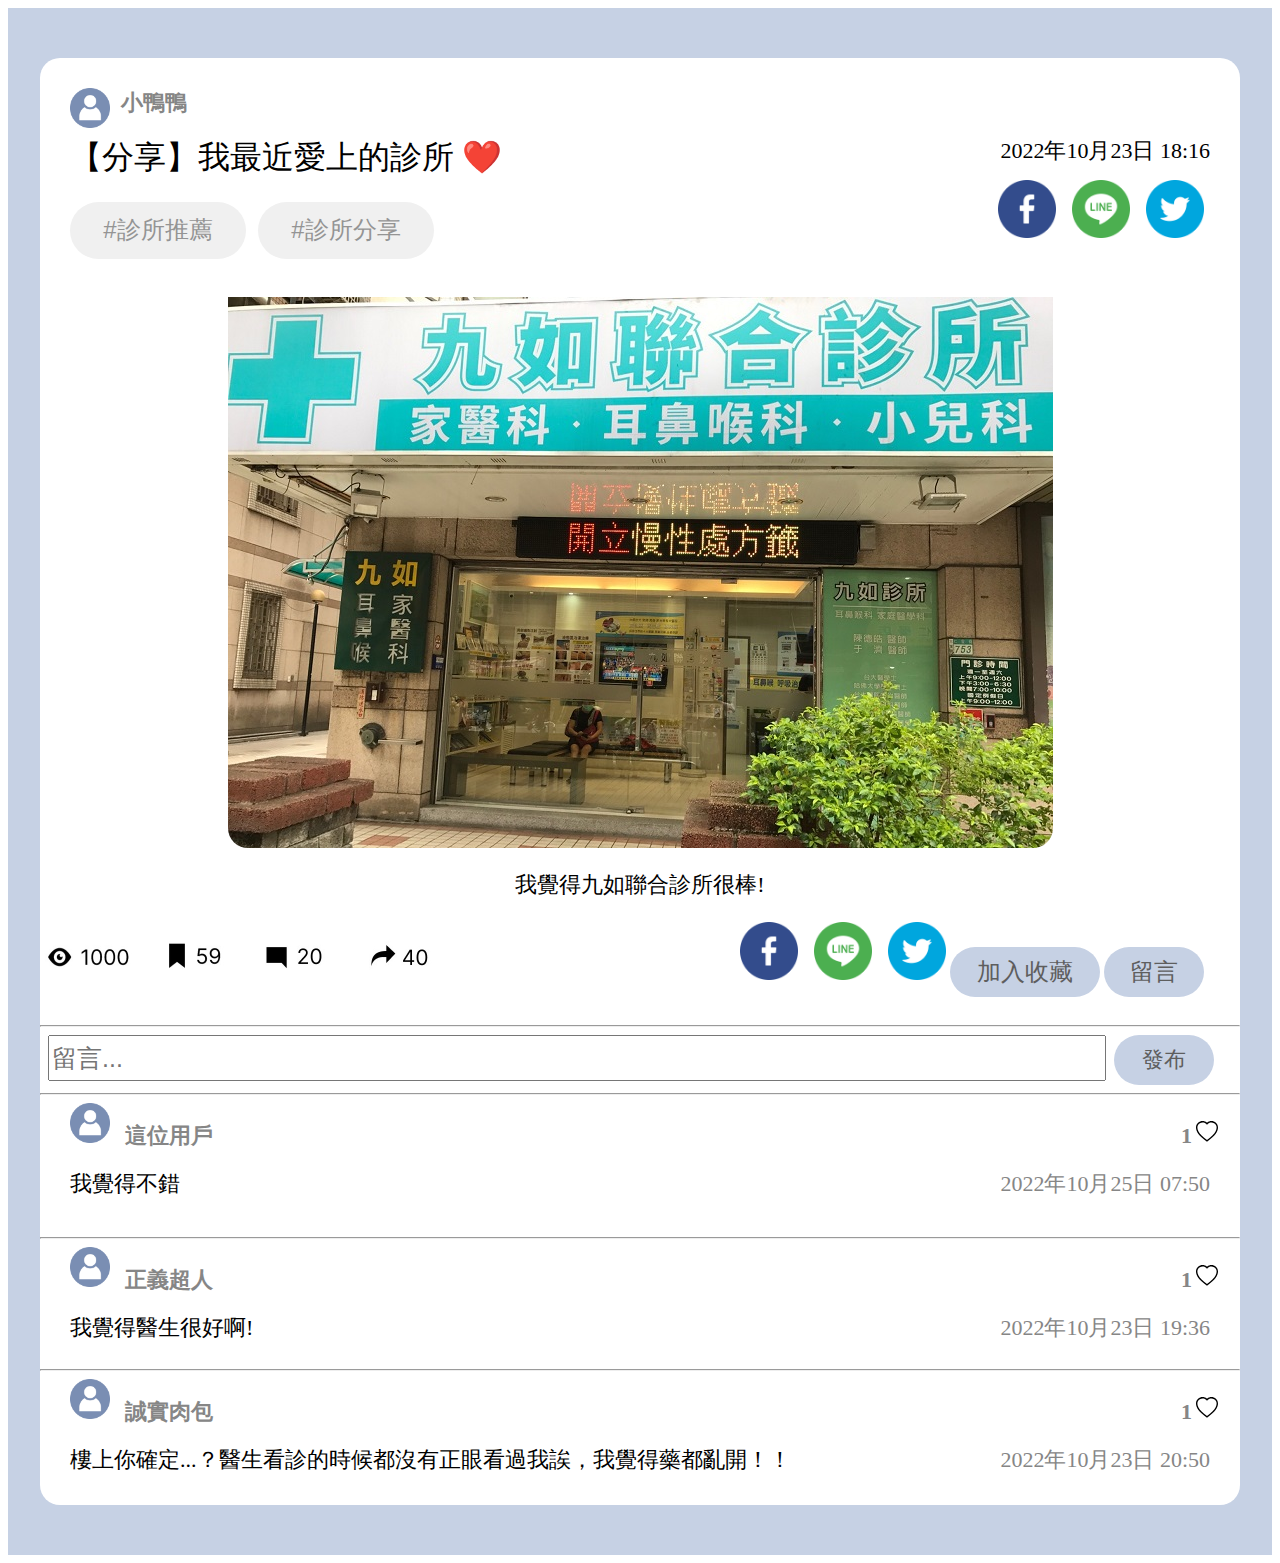
<file: post2.html>
<!doctype html>
<html>
    <head>
        <meta charset="utf-8">
        <meta name="viewport" content="width=device-width, initial-scale=1">
        <meta http-equiv="X-UA-Compatible" content="ie=edge">
        <title>貼文介面</title>

        <style type="text/css">

            .image1{
                width: 900;
                height: 655;
                border-radius: 20px;
            }

            .happy{
                width: 1200px;
                margin: 0px auto;
                border-radius: 20px;
                background-color: white;
            }

        </style>
    </head>
    <body>

        <div style="background-color: rgb(198, 209, 228); padding-top: 50px;padding-bottom: 50px;">

        <div class="happy">

            <div style="padding-top: 30px;padding-left: 30px;">
                <img src="img/user.png" style="width: 40px;height: 40px;float: left;" >
                <b style="font-size: 22px;color: rgb(134, 134, 134);text-align: center;">&nbsp&nbsp小鴨鴨</b>
            </div>
            <br>
            <span style="font-size: 32px;padding-left: 30px;">【分享】我最近愛上的診所 ❤️</span>
            <span style="font-size: 22px;float:right;padding-right: 30px;">2022年10月23日 18:16</span>
           

            <div style="display: inline-block">
                <div style="padding-left: 30px;">
                    <input type="button" value="#診所推薦" style="width:176px;height:57px;font-size: 24px;border: none;background-color:rgb(240, 240, 240);border-radius: 30px;color: rgb(148, 148, 148);">
                    &nbsp
                    <input type="button" value="#診所分享" style="width:176px;height:57px;font-size: 24px;border: none;background-color:rgb(240, 240, 240);border-radius: 30px;color: rgb(148, 148, 148);">
                    &nbsp&nbsp&nbsp&nbsp&nbsp&nbsp&nbsp&nbsp&nbsp&nbsp&nbsp&nbsp&nbsp
                    &nbsp&nbsp&nbsp&nbsp&nbsp&nbsp&nbsp&nbsp&nbsp&nbsp&nbsp&nbsp&nbsp
                    &nbsp&nbsp&nbsp&nbsp&nbsp&nbsp&nbsp&nbsp&nbsp&nbsp&nbsp&nbsp&nbsp
                    &nbsp&nbsp&nbsp&nbsp&nbsp&nbsp&nbsp&nbsp&nbsp&nbsp&nbsp&nbsp&nbsp
                    &nbsp&nbsp&nbsp&nbsp&nbsp&nbsp&nbsp&nbsp&nbsp&nbsp&nbsp&nbsp&nbsp
                    &nbsp&nbsp&nbsp&nbsp&nbsp&nbsp&nbsp&nbsp&nbsp&nbsp&nbsp&nbsp&nbsp
                    &nbsp&nbsp&nbsp&nbsp&nbsp&nbsp&nbsp&nbsp&nbsp&nbsp&nbsp&nbsp&nbsp
                    &nbsp&nbsp&nbsp&nbsp&nbsp&nbsp&nbsp&nbsp&nbsp&nbsp&nbsp&nbsp&nbsp
                    &nbsp&nbsp&nbsp&nbsp&nbsp&nbsp&nbsp&nbsp&nbsp&nbsp&nbsp&nbsp&nbsp
                    &nbsp&nbsp&nbsp&nbsp&nbsp&nbsp&nbsp&nbsp&nbsp&nbsp&nbsp&nbsp&nbsp
                    <a href="https://www.facebook.com/"><img src="img/facebook.png" style="width: 58px;height: 58px;"></a>&nbsp&nbsp&nbsp
                    <a href="https://line.me/zh-hant/"><img src="img/line.png" style="width: 58px;height: 58px;"></a>&nbsp&nbsp&nbsp
                    <a href="https://twitter.com/"><img src="img/twitter.png" style="width: 58px;height: 58px;"></a>
                </div>

                

            </div>



            <br /><br />

            <img class="image1" src="img/001.jpg"   style="display:block; margin:auto;padding-top: 20px;">
            <div style="text-align: center;">
                <p style="font-size: 22px;">
                我覺得九如聯合診所很棒!
                </p>
            </div>

            



            
            <div style="padding-bottom: 20px;">
                <img src="img/all.jpg" style="width: 400px;height: 50px;text-align: left;">
                &nbsp&nbsp&nbsp&nbsp&nbsp&nbsp&nbsp&nbsp&nbsp&nbsp&nbsp&nbsp&nbsp&nbsp&nbsp
                &nbsp&nbsp&nbsp&nbsp&nbsp&nbsp&nbsp&nbsp&nbsp&nbsp&nbsp&nbsp&nbsp&nbsp&nbsp
                &nbsp&nbsp&nbsp&nbsp&nbsp&nbsp&nbsp&nbsp&nbsp&nbsp&nbsp&nbsp&nbsp&nbsp&nbsp
                &nbsp&nbsp&nbsp&nbsp&nbsp&nbsp&nbsp&nbsp&nbsp&nbsp&nbsp&nbsp&nbsp&nbsp&nbsp
                &nbsp&nbsp&nbsp&nbsp&nbsp&nbsp&nbsp&nbsp&nbsp
                <img src="img/facebook.png" style="width: 58px;height: 58px;">&nbsp&nbsp&nbsp
                <img src="img/line.png" style="width: 58px;height: 58px;">&nbsp&nbsp&nbsp
                <img src="img/twitter.png" style="width: 58px;height: 58px;display: inline-block;">       
                <input type="button" value="加入收藏" style="width:150px;height:50px;font-size: 24px;border: none;background-color:rgb(198, 209, 228);border-radius: 30px;color: rgb(94, 94, 94);">
                <input type="button" value="留言" style="width:100px;height:50px;font-size: 24px;border: none;background-color:rgb(198, 209, 228);border-radius: 30px;color: rgb(94, 94, 94);">
            </div>
            <hr> 

            &nbsp&nbsp<input type="text" style="font-size:25px;width: 1050px;height: 40px;"  placeholder="留言...">&nbsp
            <a href="post2.html"><input type="button" value="發布" style="width:100px;height:50px;font-size: 22px;border: none;background-color:rgb(198, 209, 228);border-radius: 30px;color: rgb(94, 94, 94);"></a>


            <hr>
            
            <div style="padding-left: 30px;padding-bottom: 30px;">
                <img src="img/user.png" style="width: 40px;height: 40px;" >
                <b style="font-size: 22px;color: rgb(134, 134, 134);">&nbsp&nbsp這位用戶
                    &nbsp&nbsp&nbsp&nbsp&nbsp&nbsp&nbsp&nbsp&nbsp&nbsp&nbsp&nbsp&nbsp&nbsp&nbsp&nbsp&nbsp&nbsp&nbsp&nbsp
                    &nbsp&nbsp&nbsp&nbsp&nbsp&nbsp&nbsp&nbsp&nbsp&nbsp&nbsp&nbsp&nbsp&nbsp&nbsp&nbsp&nbsp&nbsp&nbsp&nbsp
                    &nbsp&nbsp&nbsp&nbsp&nbsp&nbsp&nbsp&nbsp&nbsp&nbsp&nbsp&nbsp&nbsp&nbsp&nbsp&nbsp&nbsp&nbsp&nbsp&nbsp
                    &nbsp&nbsp&nbsp&nbsp&nbsp&nbsp&nbsp&nbsp&nbsp&nbsp&nbsp&nbsp&nbsp&nbsp&nbsp&nbsp&nbsp&nbsp&nbsp&nbsp
                    &nbsp&nbsp&nbsp&nbsp&nbsp&nbsp&nbsp&nbsp&nbsp&nbsp&nbsp&nbsp&nbsp&nbsp&nbsp&nbsp&nbsp&nbsp&nbsp&nbsp
                    &nbsp&nbsp&nbsp&nbsp&nbsp&nbsp&nbsp&nbsp&nbsp&nbsp&nbsp&nbsp&nbsp&nbsp&nbsp&nbsp&nbsp&nbsp&nbsp&nbsp
                    &nbsp&nbsp&nbsp&nbsp&nbsp&nbsp&nbsp&nbsp&nbsp&nbsp&nbsp&nbsp&nbsp&nbsp&nbsp&nbsp&nbsp&nbsp&nbsp&nbsp
                    &nbsp&nbsp&nbsp&nbsp&nbsp&nbsp&nbsp&nbsp&nbsp&nbsp&nbsp&nbsp&nbsp&nbsp&nbsp&nbsp&nbsp&nbsp&nbsp&nbsp
                    &nbsp&nbsp&nbsp&nbsp&nbsp&nbsp&nbsp1</b>
                    <svg xmlns="http://www.w3.org/2000/svg" width="22" height="22" fill="currentColor" class="bi bi-heart" viewBox="0 0 16 16">
                        <path d="m8 2.748-.717-.737C5.6.281 2.514.878 1.4 3.053c-.523 1.023-.641 2.5.314 4.385.92 1.815 2.834 3.989 6.286 6.357 3.452-2.368 5.365-4.542 6.286-6.357.955-1.886.838-3.362.314-4.385C13.486.878 10.4.28 8.717 2.01L8 2.748zM8 15C-7.333 4.868 3.279-3.04 7.824 1.143c.06.055.119.112.176.171a3.12 3.12 0 0 1 .176-.17C12.72-3.042 23.333 4.867 8 15z"/>
                    </svg>
                <br><br>
                <span style="font-size: 22px;">我覺得不錯</span>
                <span style="font-size: 22px;float:right;padding-right: 30px;color: rgb(134, 134, 134)">2022年10月25日 07:50</span>

            </div>
            <hr> 

            <div style="padding-left: 30px;">
                <img src="img/user.png" style="width: 40px;height: 40px;" >
                <b style="font-size: 22px;color: rgb(134, 134, 134);">&nbsp&nbsp正義超人
                    &nbsp&nbsp&nbsp&nbsp&nbsp&nbsp&nbsp&nbsp&nbsp&nbsp&nbsp&nbsp&nbsp&nbsp&nbsp&nbsp&nbsp&nbsp&nbsp&nbsp
                    &nbsp&nbsp&nbsp&nbsp&nbsp&nbsp&nbsp&nbsp&nbsp&nbsp&nbsp&nbsp&nbsp&nbsp&nbsp&nbsp&nbsp&nbsp&nbsp&nbsp
                    &nbsp&nbsp&nbsp&nbsp&nbsp&nbsp&nbsp&nbsp&nbsp&nbsp&nbsp&nbsp&nbsp&nbsp&nbsp&nbsp&nbsp&nbsp&nbsp&nbsp
                    &nbsp&nbsp&nbsp&nbsp&nbsp&nbsp&nbsp&nbsp&nbsp&nbsp&nbsp&nbsp&nbsp&nbsp&nbsp&nbsp&nbsp&nbsp&nbsp&nbsp
                    &nbsp&nbsp&nbsp&nbsp&nbsp&nbsp&nbsp&nbsp&nbsp&nbsp&nbsp&nbsp&nbsp&nbsp&nbsp&nbsp&nbsp&nbsp&nbsp&nbsp
                    &nbsp&nbsp&nbsp&nbsp&nbsp&nbsp&nbsp&nbsp&nbsp&nbsp&nbsp&nbsp&nbsp&nbsp&nbsp&nbsp&nbsp&nbsp&nbsp&nbsp
                    &nbsp&nbsp&nbsp&nbsp&nbsp&nbsp&nbsp&nbsp&nbsp&nbsp&nbsp&nbsp&nbsp&nbsp&nbsp&nbsp&nbsp&nbsp&nbsp&nbsp
                    &nbsp&nbsp&nbsp&nbsp&nbsp&nbsp&nbsp&nbsp&nbsp&nbsp&nbsp&nbsp&nbsp&nbsp&nbsp&nbsp&nbsp&nbsp&nbsp&nbsp
                    &nbsp&nbsp&nbsp&nbsp&nbsp&nbsp&nbsp1</b>
                    <svg xmlns="http://www.w3.org/2000/svg" width="22" height="22" fill="currentColor" class="bi bi-heart" viewBox="0 0 16 16">
                        <path d="m8 2.748-.717-.737C5.6.281 2.514.878 1.4 3.053c-.523 1.023-.641 2.5.314 4.385.92 1.815 2.834 3.989 6.286 6.357 3.452-2.368 5.365-4.542 6.286-6.357.955-1.886.838-3.362.314-4.385C13.486.878 10.4.28 8.717 2.01L8 2.748zM8 15C-7.333 4.868 3.279-3.04 7.824 1.143c.06.055.119.112.176.171a3.12 3.12 0 0 1 .176-.17C12.72-3.042 23.333 4.867 8 15z"/>
                    </svg>
                <br><br>
                <span style="font-size: 22px;">我覺得醫生很好啊!</span>
                <span style="font-size: 22px;float:right;padding-right: 30px;color: rgb(134, 134, 134)">2022年10月23日 19:36</span>
                <br><br>
            </div>
            <hr> 
            
            <div style="padding-left: 30px;padding-bottom: 30px;">
                <img src="img/user.png" style="width: 40px;height: 40px;" >
                <b style="font-size: 22px;color: rgb(134, 134, 134);">&nbsp&nbsp誠實肉包
                    &nbsp&nbsp&nbsp&nbsp&nbsp&nbsp&nbsp&nbsp&nbsp&nbsp&nbsp&nbsp&nbsp&nbsp&nbsp&nbsp&nbsp&nbsp&nbsp&nbsp
                    &nbsp&nbsp&nbsp&nbsp&nbsp&nbsp&nbsp&nbsp&nbsp&nbsp&nbsp&nbsp&nbsp&nbsp&nbsp&nbsp&nbsp&nbsp&nbsp&nbsp
                    &nbsp&nbsp&nbsp&nbsp&nbsp&nbsp&nbsp&nbsp&nbsp&nbsp&nbsp&nbsp&nbsp&nbsp&nbsp&nbsp&nbsp&nbsp&nbsp&nbsp
                    &nbsp&nbsp&nbsp&nbsp&nbsp&nbsp&nbsp&nbsp&nbsp&nbsp&nbsp&nbsp&nbsp&nbsp&nbsp&nbsp&nbsp&nbsp&nbsp&nbsp
                    &nbsp&nbsp&nbsp&nbsp&nbsp&nbsp&nbsp&nbsp&nbsp&nbsp&nbsp&nbsp&nbsp&nbsp&nbsp&nbsp&nbsp&nbsp&nbsp&nbsp
                    &nbsp&nbsp&nbsp&nbsp&nbsp&nbsp&nbsp&nbsp&nbsp&nbsp&nbsp&nbsp&nbsp&nbsp&nbsp&nbsp&nbsp&nbsp&nbsp&nbsp
                    &nbsp&nbsp&nbsp&nbsp&nbsp&nbsp&nbsp&nbsp&nbsp&nbsp&nbsp&nbsp&nbsp&nbsp&nbsp&nbsp&nbsp&nbsp&nbsp&nbsp
                    &nbsp&nbsp&nbsp&nbsp&nbsp&nbsp&nbsp&nbsp&nbsp&nbsp&nbsp&nbsp&nbsp&nbsp&nbsp&nbsp&nbsp&nbsp&nbsp&nbsp
                    &nbsp&nbsp&nbsp&nbsp&nbsp&nbsp&nbsp1</b>
                    <svg xmlns="http://www.w3.org/2000/svg" width="22" height="22" fill="currentColor" class="bi bi-heart" viewBox="0 0 16 16">
                        <path d="m8 2.748-.717-.737C5.6.281 2.514.878 1.4 3.053c-.523 1.023-.641 2.5.314 4.385.92 1.815 2.834 3.989 6.286 6.357 3.452-2.368 5.365-4.542 6.286-6.357.955-1.886.838-3.362.314-4.385C13.486.878 10.4.28 8.717 2.01L8 2.748zM8 15C-7.333 4.868 3.279-3.04 7.824 1.143c.06.055.119.112.176.171a3.12 3.12 0 0 1 .176-.17C12.72-3.042 23.333 4.867 8 15z"/>
                    </svg>
                <br><br>
                <span style="font-size: 22px;">樓上你確定...？醫生看診的時候都沒有正眼看過我誒，我覺得藥都亂開！！</span>
                <span style="font-size: 22px;float:right;padding-right: 30px;color: rgb(134, 134, 134)">2022年10月23日 20:50</span>

            </div>



            
        </div>

       </div>


    </body>
</html>
</file>
